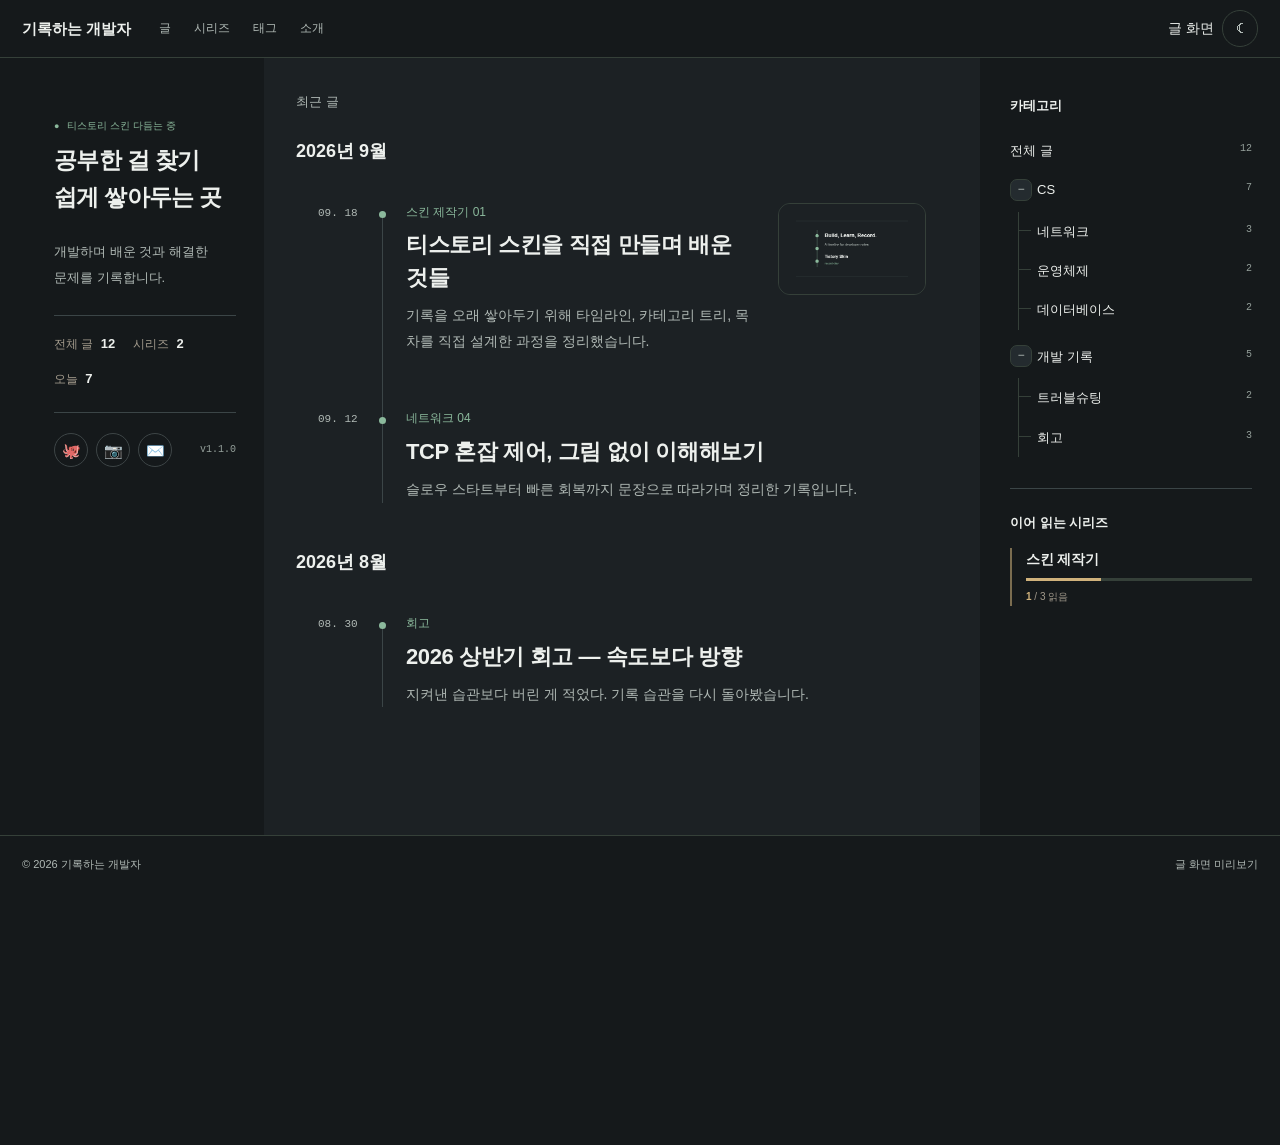
<file: index.html>
<!doctype html>
<html lang="ko"><head><meta charset="utf-8"><meta name="viewport" content="width=device-width,initial-scale=1"><meta http-equiv="refresh" content="0;url=./preview/"><title>Record Dev 스킨 미리보기</title></head>
<body><p><a href="./preview/">스킨 미리보기로 이동</a></p></body></html>
</file>
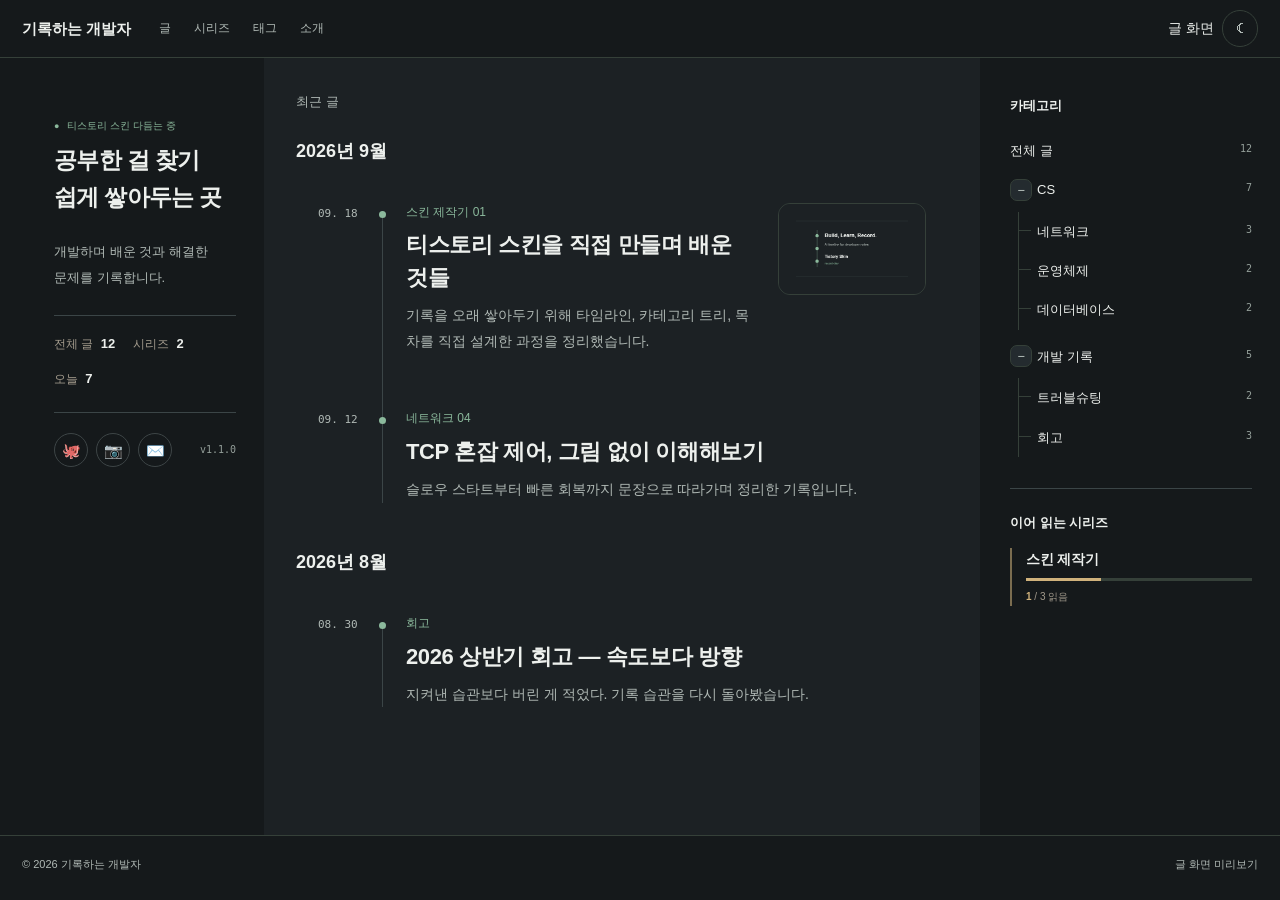
<file: preview/index.html>
<!doctype html>
<html lang="ko" data-theme="dark"><head><meta charset="utf-8"><meta name="viewport" content="width=device-width,initial-scale=1"><title>기록하는 개발자 — 홈 미리보기</title><link rel="stylesheet" href="../style.css"><script defer src="./preview.js"></script></head>
<body id="tt-body-index">
  <header class="topbar"><a class="brand" href="./">기록하는 개발자</a><nav class="top-nav"><a href="./">글</a><a href="#series">시리즈</a><a href="#">태그</a><a href="#">소개</a></nav><div class="top-actions"><a class="preview-link" href="./article.html">글 화면</a><button type="button" data-theme-toggle>☾</button><button type="button" class="mobile-menu">메뉴</button></div></header>
  <div class="layout">
    <section class="home-intro"><span class="status-pill"><span>●</span> 티스토리 스킨 다듬는 중</span><h1>공부한 걸 찾기 쉽게 쌓아두는 곳</h1><p>개발하며 배운 것과 해결한 문제를 기록합니다.</p><div class="stats"><span>전체 글 <b>12</b></span><span>시리즈 <b>2</b></span><span>오늘 <b>7</b></span></div><div class="home-links"><nav class="social-links" aria-label="외부 링크"><a href="https://github.com/rudeore-098" target="_blank" rel="noopener noreferrer" aria-label="GitHub" title="GitHub">🐙</a><a href="#" aria-label="Instagram" title="Instagram">📷</a><a href="#" aria-label="이메일" title="이메일">✉️</a></nav><span class="skin-version">v1.1.0</span></div></section>
    <main id="main"><section class="listing"><div class="section-line list-toolbar"><h2 class="home-list-title">최근 글</h2></div><div class="post-list">
      <h2 class="timeline-month">2026년 9월</h2>
      <article class="post-row" data-post-url="./article.html" tabindex="0" role="link"><time>09. 18</time><div class="post-copy"><div class="post-title-line"><a class="post-link" href="./article.html">티스토리 스킨을 직접 만들며 배운 것들</a><span class="post-badge">스킨 제작기 01</span></div><p>기록을 오래 쌓아두기 위해 타임라인, 카테고리 트리, 목차를 직접 설계한 과정을 정리했습니다.</p></div><a class="post-thumb" href="./article.html" tabindex="-1" aria-hidden="true"><img src="../images/tistory-skin-making-cover.png" alt=""></a></article>
      <article class="post-row" data-post-url="./article.html" tabindex="0" role="link"><time>09. 12</time><div class="post-copy"><div class="post-title-line"><a class="post-link" href="./article.html">TCP 혼잡 제어, 그림 없이 이해해보기</a><span class="post-badge">네트워크 04</span></div><p>슬로우 스타트부터 빠른 회복까지 문장으로 따라가며 정리한 기록입니다.</p></div></article>
      <h2 class="timeline-month">2026년 8월</h2><article class="post-row" data-post-url="./article.html" tabindex="0" role="link"><time>08. 30</time><div class="post-copy"><div class="post-title-line"><a class="post-link" href="./article.html">2026 상반기 회고 — 속도보다 방향</a><span class="post-badge">회고</span></div><p>지켜낸 습관보다 버린 게 적었다. 기록 습관을 다시 돌아봤습니다.</p></div></article>
    </div></section></main>
    <aside class="rail is-preview-rail"><section class="rail-category"><h2 class="eyebrow">카테고리</h2><ul class="category_list">
      <li><a href="#">전체 글 <span class="c_cnt">12</span></a></li>
      <li class="category-branch is-open"><button class="category-toggle" type="button" aria-expanded="true">−</button><a href="#">CS <span class="c_cnt">7</span></a><ul class="sub_category_list"><li><a href="#">네트워크 <span class="c_cnt">3</span></a></li><li><a href="#">운영체제 <span class="c_cnt">2</span></a></li><li><a href="#">데이터베이스 <span class="c_cnt">2</span></a></li></ul></li>
      <li class="category-branch is-open"><button class="category-toggle" type="button" aria-expanded="true">−</button><a href="#">개발 기록 <span class="c_cnt">5</span></a><ul class="sub_category_list"><li><a href="#">트러블슈팅 <span class="c_cnt">2</span></a></li><li><a href="#">회고 <span class="c_cnt">3</span></a></li></ul></li>
    </ul></section><section id="series"><h2 class="eyebrow">이어 읽는 시리즈</h2><a class="series-card" href="#"><h3>스킨 제작기</h3><progress max="3" value="1"></progress><small><b>1</b> / 3 읽음</small></a></section></aside>
  </div><footer class="footer"><span>© 2026 기록하는 개발자</span><nav><a href="./article.html">글 화면 미리보기</a></nav></footer>
</body></html>
</file>
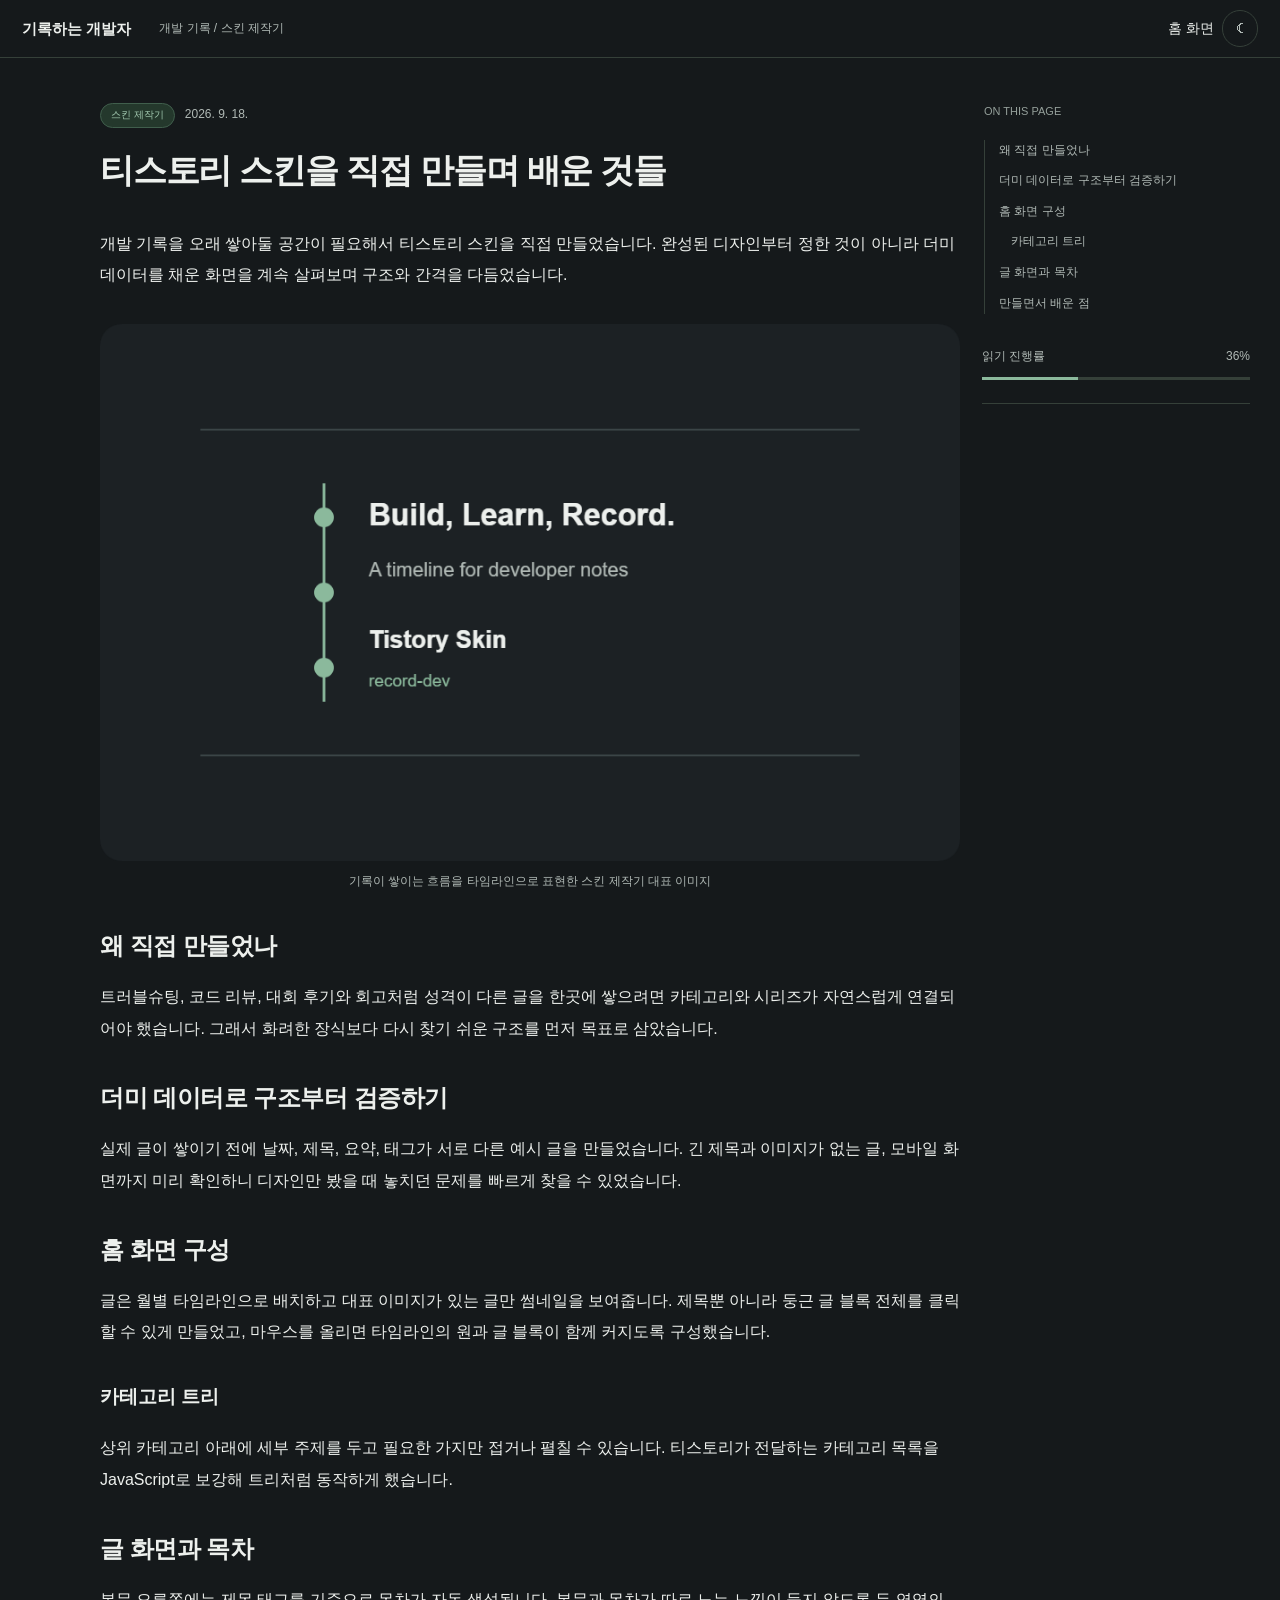
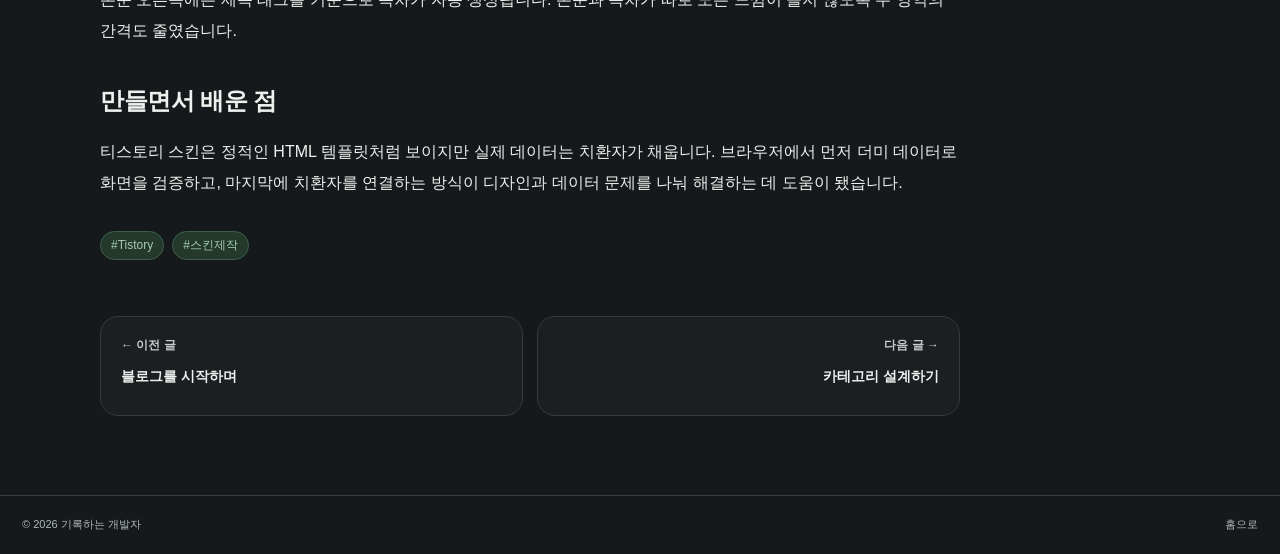
<file: preview/article.html>
<!doctype html>
<html lang="ko" data-theme="dark"><head><meta charset="utf-8"><meta name="viewport" content="width=device-width,initial-scale=1"><title>스킨 제작기 — 글 미리보기</title><link rel="stylesheet" href="../style.css"><script defer src="./preview.js"></script></head>
<body id="tt-body-page" class="has-entry">
  <header class="topbar"><a class="brand" href="./">기록하는 개발자</a><div class="breadcrumb">개발 기록 / 스킨 제작기</div><div class="top-actions"><a class="preview-link" href="./">홈 화면</a><button type="button" data-theme-toggle>☾</button></div></header>
  <div class="layout"><main id="main"><article class="entry"><header class="entry-header"><div class="entry-meta"><a class="post-badge" href="#">스킨 제작기</a><time>2026. 9. 18.</time></div><h1>티스토리 스킨을 직접 만들며 배운 것들</h1></header><div class="article-body">
    <p>개발 기록을 오래 쌓아둘 공간이 필요해서 티스토리 스킨을 직접 만들었습니다. 완성된 디자인부터 정한 것이 아니라 더미 데이터를 채운 화면을 계속 살펴보며 구조와 간격을 다듬었습니다.</p>
    <figure class="imageblock"><img src="../images/tistory-skin-making-cover.png" alt="Build, Learn, Record 문구와 타임라인으로 구성한 티스토리 스킨 대표 이미지"><figcaption>기록이 쌓이는 흐름을 타임라인으로 표현한 스킨 제작기 대표 이미지</figcaption></figure>
    <h2 id="why">왜 직접 만들었나</h2><p>트러블슈팅, 코드 리뷰, 대회 후기와 회고처럼 성격이 다른 글을 한곳에 쌓으려면 카테고리와 시리즈가 자연스럽게 연결되어야 했습니다. 그래서 화려한 장식보다 다시 찾기 쉬운 구조를 먼저 목표로 삼았습니다.</p>
    <h2 id="dummy">더미 데이터로 구조부터 검증하기</h2><p>실제 글이 쌓이기 전에 날짜, 제목, 요약, 태그가 서로 다른 예시 글을 만들었습니다. 긴 제목과 이미지가 없는 글, 모바일 화면까지 미리 확인하니 디자인만 봤을 때 놓치던 문제를 빠르게 찾을 수 있었습니다.</p>
    <h2 id="home">홈 화면 구성</h2><p>글은 월별 타임라인으로 배치하고 대표 이미지가 있는 글만 썸네일을 보여줍니다. 제목뿐 아니라 둥근 글 블록 전체를 클릭할 수 있게 만들었고, 마우스를 올리면 타임라인의 원과 글 블록이 함께 커지도록 구성했습니다.</p>
    <h3 id="tree">카테고리 트리</h3><p>상위 카테고리 아래에 세부 주제를 두고 필요한 가지만 접거나 펼칠 수 있습니다. 티스토리가 전달하는 카테고리 목록을 JavaScript로 보강해 트리처럼 동작하게 했습니다.</p>
    <h2 id="toc">글 화면과 목차</h2><p>본문 오른쪽에는 제목 태그를 기준으로 목차가 자동 생성됩니다. 본문과 목차가 따로 노는 느낌이 들지 않도록 두 영역의 간격도 줄였습니다.</p>
    <h2 id="learned">만들면서 배운 점</h2><p>티스토리 스킨은 정적인 HTML 템플릿처럼 보이지만 실제 데이터는 치환자가 채웁니다. 브라우저에서 먼저 더미 데이터로 화면을 검증하고, 마지막에 치환자를 연결하는 방식이 디자인과 데이터 문제를 나눠 해결하는 데 도움이 됐습니다.</p>
  </div><div class="entry-tags"><a href="#">#Tistory</a><a href="#">#스킨제작</a></div><nav class="post-neighbors"><a href="#"><small>← 이전 글</small><span>블로그를 시작하며</span></a><a href="#"><small>다음 글 →</small><span>카테고리 설계하기</span></a></nav></article></main>
  <aside class="reading-rail"><nav class="toc"><h2 class="eyebrow">ON THIS PAGE</h2><ol><li><a href="#why">왜 직접 만들었나</a></li><li><a href="#dummy">더미 데이터로 구조부터 검증하기</a></li><li><a href="#home">홈 화면 구성</a></li><li class="depth-3"><a href="#tree">카테고리 트리</a></li><li><a href="#toc">글 화면과 목차</a></li><li><a href="#learned">만들면서 배운 점</a></li></ol></nav><div class="reading-meter"><div><span>읽기 진행률</span><span>36%</span></div><progress max="100" value="36"></progress></div></aside></div>
  <footer class="footer"><span>© 2026 기록하는 개발자</span><nav><a href="./">홈으로</a></nav></footer>
</body></html>
</file>
<file: style.css>
/* Record Dev — built for the supplied screenshots, without prior skin styles. */
:root{color-scheme:dark;--bg:#0c0f11;--panel:#14181b;--code:#090c0e;--text:#edf1f7;--muted:#8190a4;--subtle:#526174;--line:#1c2328;--green:#45ce58;--green-bg:#102718;--active:#dce1e8;--active-text:#17212b;--header:58px;--rail:236px;--mono:Consolas,'SFMono-Regular',monospace}
html[data-theme=light]{color-scheme:light;--bg:#f9faf9;--panel:#eff2f0;--code:#edf1ee;--text:#14201b;--muted:#556b60;--subtle:#728079;--line:#dde4df;--green:#228533;--green-bg:#e2f2e5;--active:#1e3025;--active-text:#fff}
*{box-sizing:border-box}html{scroll-behavior:smooth}body{margin:0;background:var(--bg);color:var(--text);font-family:-apple-system,BlinkMacSystemFont,'Segoe UI','Malgun Gothic',sans-serif;font-size:14px;line-height:1.8;overflow-wrap:anywhere}a{color:inherit;text-decoration:none}a:hover{color:var(--green)}button,input{font:inherit}button{cursor:pointer}button,a,input{touch-action:manipulation}button{border:1px solid var(--line);border-radius:5px;background:transparent;color:var(--muted);padding:6px 11px}button:hover{color:var(--text);background:var(--panel)}:focus-visible{outline:2px solid var(--green);outline-offset:4px}[hidden]{display:none!important}img{max-width:100%;height:auto}h1,h2,h3,p{margin-top:0}h1,h2,h3{color:var(--text)}h1{font-size:32px;line-height:1.5;letter-spacing:-1.2px}h2{font-size:17px;line-height:1.5}.muted{color:var(--muted)}.green{color:var(--green)}.eyebrow{font:10px/1.6 var(--mono);letter-spacing:3px;color:var(--subtle);font-weight:400;margin:0 0 19px}.sr-only{position:absolute;width:1px;height:1px;overflow:hidden;clip:rect(0,0,0,0);white-space:nowrap}.skip{position:absolute;top:-90px;left:20px;padding:10px;background:var(--green);color:var(--bg);z-index:100}.skip:focus{top:0}kbd{font:10px var(--mono);background:var(--panel);color:var(--muted);padding:2px 5px;border-radius:3px}progress{appearance:none;width:100%;height:3px;border:0;background:var(--line);display:block}progress::-webkit-progress-bar{background:var(--line)}progress::-webkit-progress-value{background:var(--green)}progress::-moz-progress-bar{background:var(--green)}
.topbar{height:var(--header);display:flex;align-items:center;gap:28px;padding:0 22px;border-bottom:1px solid var(--line);background:var(--bg);position:sticky;top:0;z-index:30}.brand{font-size:15px;font-weight:700;white-space:nowrap}.top-nav{display:flex;gap:23px;font-size:12px;color:var(--muted)}.top-actions{margin-left:auto;display:flex;align-items:center;gap:9px}.top-actions button{padding:4px 9px;font-size:12px}.top-actions kbd{margin-left:7px}.mobile-menu{display:none}.breadcrumb{font-size:12px;color:var(--muted)}.breadcrumb a{margin-right:10px}.top-progress{height:2px;position:fixed;top:0;left:0;width:0;background:var(--green);z-index:50;pointer-events:none}
.layout{max-width:1560px;margin:auto;display:grid;grid-template-columns:var(--rail) minmax(0,1fr);min-height:calc(100vh - 123px)}.rail{border-right:1px solid var(--line);padding:25px 23px;position:sticky;top:var(--header);align-self:start;max-height:calc(100dvh - var(--header));overflow:auto}.rail section+section{border-top:1px solid var(--line);margin-top:23px;padding-top:23px}.series-nav-link{display:flex;align-items:center;justify-content:space-between;gap:10px;padding:8px 0;font-size:13px}.series-nav-link small{font:10px var(--mono);color:var(--subtle)}.rail-category ul{list-style:none;padding:0;margin:0}.rail-category a{display:block;padding:8px 0;font-size:13px}.rail-category .c_cnt{float:right;color:var(--subtle);font:10px/2 var(--mono)}.rail-category .sub_category_list{padding-left:12px}.rail-category .link_tit{display:none}.rail .resume{margin-top:30px;background:var(--panel);border-radius:7px;padding:16px;display:block;font-size:12px}.resume small{display:block;color:var(--muted);font-size:11px;margin:7px 0 12px}.no-series{font-size:12px}#main{min-width:0;padding:0 42px 44px}.home-intro{padding:52px 0 36px;border-bottom:1px solid var(--line)}.status-pill{display:inline-block;background:var(--green-bg);color:var(--green);border-radius:20px;font-size:11px;padding:4px 12px;margin-bottom:23px}.status-pill span{font-size:9px;margin-right:5px}.home-intro h1{font-size:39px;line-height:1.4;margin:0 0 15px;letter-spacing:-1.8px}.home-intro>p{font-size:14px;color:var(--muted);margin:0 0 25px}.stats{display:flex;gap:25px;font:11px var(--mono);color:var(--subtle)}.stats b{font:600 15px var(--mono);color:var(--text);margin-right:5px}.stats b.green{color:var(--green)}.series-section{padding:32px 0;border-bottom:1px solid var(--line);scroll-margin-top:80px}.section-line{display:flex;justify-content:space-between;align-items:center;gap:16px;margin-bottom:18px}.section-line h2{margin:0}.section-line>button{border:0;color:var(--green);font:10px var(--mono)}.series-grid{display:grid;grid-template-columns:repeat(3,minmax(0,1fr));gap:14px}.series-card{display:block;padding:19px;border:1px solid var(--line);border-radius:7px}.series-card:hover{border-color:var(--green)}.series-card .eyebrow{margin-bottom:12px;font-size:9px}.series-card h3{font-size:15px;line-height:1.6;margin:0 0 13px}.series-card small{display:block;margin-top:12px;color:var(--muted);font-size:11px}.series-card small b{color:var(--green);font-weight:400}.listing{padding-top:31px}.category-filters{display:flex;flex-wrap:wrap;gap:6px;align-items:center;margin-left:auto}.category-filters a{font-size:11px;padding:4px 10px;border-radius:4px;color:var(--muted)}.category-filters .active{background:var(--active);color:var(--active-text)}.sort-controls{display:flex;gap:7px;margin-left:auto}.sort-controls button{font-size:11px;padding:4px 9px}.sort-controls [aria-pressed=true]{background:var(--active);color:var(--active-text);border-color:var(--active)}.post-row{display:grid;grid-template-columns:84px minmax(0,1fr) 35px;gap:18px;padding:22px 0;border-bottom:1px solid var(--line);align-items:start}.post-row time{padding-top:3px;font:10px/1.8 var(--mono);color:var(--subtle)}.post-title-line{display:flex;align-items:baseline;gap:9px;flex-wrap:wrap}.post-link{font-weight:650;font-size:16px;line-height:1.5}.post-copy p{font-size:12px;color:var(--muted);margin:8px 0 0;display:-webkit-box;-webkit-box-orient:vertical;-webkit-line-clamp:1;overflow:hidden}.post-badge{font-size:10px;font-weight:400;padding:1px 5px;line-height:1.8;border:1px solid color-mix(in srgb,var(--green) 24%,transparent);border-radius:3px;background:var(--green-bg);color:var(--green)}.read-time{font:11px/1.8 var(--mono);color:var(--muted);text-align:right;padding-top:4px}.load-more-wrap{text-align:center;margin-top:35px}.load-more-wrap button{font-size:12px;padding:9px 27px;color:var(--text)}.load-more-wrap [role=status]{display:block;font-size:12px;color:var(--muted);margin-top:8px}.category-header{padding:32px 0 26px;border-bottom:1px solid var(--line);margin:0 0 18px}.category-header h1{font-size:29px;margin:0 0 8px}.category-header .eyebrow{margin-bottom:12px}.category-header>p:not(.eyebrow){color:var(--muted);font-size:13px;margin:0}.result-count{font-size:11px;color:var(--subtle)}.pagination{display:flex;justify-content:center;gap:15px;font:11px var(--mono);margin:30px 0 0}.pagination>span{display:flex;gap:7px;flex-wrap:wrap}.pagination a{min-width:28px;padding:5px 8px;text-align:center;display:inline-block;border-radius:4px}.pagination .selected{display:inline-block;color:var(--bg);background:var(--green);padding:4px 8px;border-radius:4px}.pagination .no-more-prev,.pagination .no-more-next{display:none}.popular-info{font-size:11px;margin-top:15px}.empty{font-size:13px;color:var(--muted);padding:24px 0}
body:not(#tt-body-index) .home-intro,body:not(#tt-body-index) .series-section,body:not(#tt-body-index) .rail{display:none}body:not(#tt-body-index) .layout{display:block;max-width:1200px}body:not(#tt-body-index) #main{padding:0 40px 44px}body:not(#tt-body-index) .home-list-title,body:not(#tt-body-index) .category-filters{display:none}#tt-body-index .category-header,#tt-body-index .sort-controls{display:none}body:not(#tt-body-index) .listing{padding-top:0}.index-fallback{margin-top:15px}.has-listing .index-fallback{display:none}
.has-entry .layout{display:grid!important;grid-template-columns:minmax(0,800px) 244px;gap:48px;max-width:1240px;padding:0 40px}.has-entry #main{padding:45px 0 55px!important}.has-entry .top-nav{display:none}.entry-header{margin-bottom:32px}.entry-meta{display:flex;gap:10px;align-items:center;flex-wrap:wrap;color:var(--muted);font-size:12px}.entry-header h1{font-size:34px;line-height:1.5;margin:17px 0 0}.article-body{font-size:16px;line-height:1.95;color:var(--text);min-width:0}.article-body p{margin:1.1em 0}.article-body h2{font-size:24px;line-height:1.5;margin:36px 0 16px;scroll-margin-top:90px;letter-spacing:-.5px}.article-body h3{font-size:19px;margin:30px 0 12px;scroll-margin-top:90px}.article-body a{color:var(--green);text-decoration:underline;text-underline-offset:3px}.article-body blockquote{border-left:2px solid var(--green);padding:5px 20px;margin:25px 0;background:var(--panel);color:var(--muted)}.article-body img{border-radius:6px}.article-body figure{margin:25px 0}.article-body figcaption{color:var(--muted);font-size:12px;text-align:center}.article-body iframe{max-width:100%}.article-body table{display:block;overflow-x:auto;border-collapse:collapse;max-width:100%;font-size:14px}.article-body td,.article-body th{border:1px solid var(--line);padding:9px 13px}.article-body th{background:var(--panel)}.article-body hr{border:0;border-top:1px solid var(--line);margin:30px 0}.article-body ul,.article-body ol{padding-left:24px}.article-body code{font-family:var(--mono)}.article-body :not(pre)>code{font-size:.88em;padding:2px 5px;background:var(--panel);color:var(--green);border-radius:3px}.article-body pre{margin:25px 0;padding:20px;background:var(--code);color:var(--text);font:13px/1.9 var(--mono);white-space:pre;overflow-x:auto;max-width:100%;border:1px solid var(--line);border-radius:7px;tab-size:2}.article-body pre code{display:block;background:transparent;padding:0;color:inherit}.code-shell{border:1px solid var(--line);border-radius:7px;overflow:hidden;margin:26px 0;background:var(--code)}.code-shell pre{margin:0;border:0;border-radius:0}.code-bar{display:flex;align-items:center;gap:5px;background:var(--panel);padding:0 12px;min-height:43px}.code-bar button{font:10px var(--mono);border:0;border-radius:0;padding:14px 10px;white-space:nowrap}.code-bar .code-tab[aria-selected=true]{color:var(--text);border-bottom:2px solid var(--green)}.code-bar .copy-code{margin-left:auto;font-size:9px;padding:4px 7px;background:var(--bg);border-radius:3px}.code-bar{overflow-x:auto}.code-shell .tok-comment{color:var(--subtle)}.code-shell .tok-string{color:#bcba83}.code-shell .tok-keyword{color:#a0b8f7}.code-shell .tok-number{color:#70cfa0}.article-body .note-summary{border-left:2px solid var(--green);background:var(--panel);padding:18px 20px;margin:25px 0}.article-body mark{color:inherit;background:color-mix(in srgb,var(--green) 22%,transparent)}.article-body .note-summary p{margin:0}.article-body .note-title{font-size:12px;color:var(--green);margin-bottom:6px}.entry-tags{display:flex;gap:8px;flex-wrap:wrap;margin:32px 0;font-size:12px;color:var(--green)}.post-neighbors{display:grid;grid-template-columns:1fr 1fr;gap:18px;padding:26px 0;border-top:1px solid var(--line);border-bottom:1px solid var(--line)}.post-neighbors a{display:flex;flex-direction:column;font-size:14px}.post-neighbors small{color:var(--muted);font-size:11px}.post-neighbors a:last-child{text-align:right}.comments{margin-top:30px}.reading-rail{padding-top:48px;position:sticky;top:var(--header);max-height:calc(100dvh - var(--header));overflow:auto;align-self:start}.toc ol{list-style:none;margin:0;padding:0 0 0 14px;border-left:1px solid var(--line);font-size:12px}.toc li{margin:9px 0}.toc a{color:var(--muted)}.toc a[aria-current=true]{color:var(--green)}.toc .depth-3{padding-left:12px}.reading-meter{margin:32px 0;padding-bottom:23px;border-bottom:1px solid var(--line)}.reading-meter>div{display:flex;justify-content:space-between;font-size:12px;color:var(--muted);margin-bottom:9px}.reading-meter [data-progress-label]{color:var(--green);font:10px var(--mono)}.shortcuts p{display:flex;justify-content:space-between;font-size:12px;color:var(--muted);margin:8px 0}.footer{border-top:1px solid var(--line);display:flex;justify-content:space-between;gap:16px;padding:19px 22px;font-size:11px;color:var(--muted)}.footer nav{display:flex;gap:16px;align-items:center}.footer button{font-size:11px;border:0;padding:0}.tag-page,.guest-page,.protected{padding:45px 0}.tag-page h1{margin:0 0 7px}.tag-page .muted{font-size:13px}.tag-cloud{display:flex;align-items:baseline;gap:10px;flex-wrap:wrap;border-top:1px solid var(--line);padding-top:27px;margin-top:25px}.tag-cloud a{font-size:13px;color:var(--muted)}.tag-cloud .cloud1{font-size:22px;color:var(--green);font-weight:650}.tag-cloud .cloud2{font-size:18px;color:var(--text)}.protected input{padding:8px 12px;background:var(--panel);border:1px solid var(--line);border-radius:5px;color:var(--text);margin:8px;max-width:100%}
dialog{color:var(--text);background:var(--bg);border:1px solid var(--line);border-radius:9px;width:min(760px,calc(100% - 32px));max-height:80dvh;padding:24px;margin:12vh auto;box-shadow:0 30px 90px #0008}dialog::backdrop{background:#000a;backdrop-filter:blur(3px)}.search-dialog-head{display:flex;justify-content:space-between;align-items:center;margin-bottom:16px}.search-dialog-head h2{margin:0}.search-dialog-head button{font:10px var(--mono);padding:3px 7px}.search-form{display:flex;border:1px solid var(--line);background:var(--panel);border-radius:6px;overflow:hidden}.search-form:focus-within{border-color:var(--green)}.search-form input{min-width:0;flex:1;border:0;background:transparent;color:var(--text);padding:12px;outline:none;font-size:16px}.search-form button{border:0;font-size:12px}.search-status{font-size:12px;margin:14px 0}.search-results .search-hit{display:block;border-top:1px solid var(--line);padding:17px 0}.search-hit strong{font-size:14px}.search-hit p{font-size:12px;color:var(--muted);margin:4px 0}.search-hit mark{background:var(--green-bg);color:var(--green)}.all-results{display:block;font-size:12px;color:var(--green);margin-top:15px}
.code-bar-wrap{display:flex;background:var(--panel);align-items:center;gap:8px;padding-right:12px}.code-bar-wrap .code-bar{min-width:0;flex:1}.code-bar-wrap .copy-code{flex-shrink:0;font:9px var(--mono);padding:4px 7px;border:0;border-radius:3px;background:var(--bg);color:var(--muted)}
@media(min-width:1500px){.topbar{padding-left:max(22px,calc((100vw - 1516px)/2))}}
@media(max-width:1000px){:root{--rail:200px}.rail{padding:24px 16px}#main{padding-left:26px;padding-right:26px}.home-intro h1{font-size:31px}.has-entry .layout{grid-template-columns:minmax(0,1fr) 200px;gap:30px;padding:0 28px}.series-grid{gap:9px}.series-card{padding:14px}.post-row{grid-template-columns:72px minmax(0,1fr) 30px;gap:12px}.home-intro{padding-top:40px}}
@media(max-width:760px){:root{--header:56px}.topbar{padding:0 16px;gap:14px}.brand{font-size:14px;max-width:180px;overflow:hidden;text-overflow:ellipsis}.top-nav{gap:12px;font-size:11px}.top-actions kbd{display:none}.mobile-menu{display:block}.layout{display:block}.rail{display:none;position:fixed;top:var(--header);bottom:0;left:0;z-index:25;width:240px;background:var(--bg);box-shadow:30px 0 80px #0007}.rail.is-open{display:block!important}#main,body:not(#tt-body-index) #main{padding:0 20px 38px}.home-intro h1{font-size:29px}.home-intro{padding:35px 0 28px}.home-intro>p{font-size:13px}.series-section{padding:25px 0}.series-grid{grid-template-columns:1fr}.series-card{padding:18px}.series-card h3{margin-bottom:12px}.category-filters{gap:2px}.section-line{flex-wrap:wrap}.category-filters a{padding:4px 7px}.post-row{grid-template-columns:minmax(0,1fr) 28px;gap:7px 10px;padding:20px 0}.post-row time{grid-column:1;grid-row:1}.post-copy{grid-column:1;grid-row:2}.read-time{grid-column:2;grid-row:1/3}.post-link{font-size:15px}.post-copy p{-webkit-line-clamp:2;font-size:12px}.has-entry .layout{display:flex!important;flex-direction:column;gap:0;padding:0 20px}.has-entry #main{padding:0 0 30px!important}.reading-rail{position:static;order:-1;padding:22px 0;max-height:none}.toc{border-bottom:1px solid var(--line);padding-bottom:16px}.toc .eyebrow{margin-bottom:10px}.toc ol{columns:2;font-size:11px}.reading-meter{margin:15px 0 0;border:0;padding:0}.shortcuts{display:none}.entry-header{padding-top:20px}.entry-header h1{font-size:28px}.article-body{font-size:15px}.article-body h2{font-size:21px}.breadcrumb{display:none!important}.has-entry .mobile-menu{display:none}.footer{flex-wrap:wrap;padding:18px 20px;font-size:10px}.footer nav{gap:13px}.stats{gap:20px}.tag-page,.guest-page{padding-top:30px}}
@media(max-width:440px){.top-nav a:nth-child(n+3){display:none}.top-actions{gap:5px}.top-actions button{padding:4px 7px;font-size:10px}.topbar{gap:10px}.top-nav{gap:10px}.brand{max-width:140px;font-size:12px}.home-intro h1{font-size:26px}.category-filters{width:100%;margin-left:0}.post-neighbors{grid-template-columns:1fr}.post-neighbors a:last-child{text-align:left}.toc ol{columns:1}}
.rail-mobile-links{display:none}@media(max-width:760px){.rail-mobile-links{display:flex;gap:16px;font-size:12px;padding-bottom:20px;margin-bottom:22px;border-bottom:1px solid var(--line)}}
/* Green accents and natural, untracked section labels. */
:root{--green:#45ce58;--green-bg:#102718;--badge-text:#73df83;--badge-bg:#102718;--badge-border:#244b2b}
html[data-theme=light]{--green:#228533;--green-bg:#e2f2e5;--badge-text:#236f30;--badge-bg:#e2f2e5;--badge-border:#bfdec5}
.eyebrow{letter-spacing:0;font-family:inherit;font-size:11px}
.series-card .eyebrow{font-size:10px}
.stats b,.series-nav-link small,.rail-category .c_cnt{color:var(--green)}
.post-badge{display:inline-flex;align-items:center;padding:3px 10px;line-height:1.65;border-radius:999px;border:1px solid var(--badge-border);background:var(--badge-bg);color:var(--badge-text);white-space:nowrap}
a.post-badge:hover{color:var(--badge-text);border-color:var(--badge-text)}
.entry-tags a{display:inline-flex;align-items:center;padding:3px 10px;border:1px solid var(--badge-border);border-radius:999px;background:var(--badge-bg);color:var(--badge-text)}
/* Neutral previous/next navigation cards in both themes. */
.post-neighbors{border:0;padding:24px 0;gap:14px}
.post-neighbors a{--nav-bg:#1c1e21;--nav-border:#36393e;--nav-label:#c6c9ce;--nav-hover:#292c30;min-width:0;min-height:100px;padding:18px 20px;border:1px solid var(--nav-border);border-radius:12px;background:var(--nav-bg);color:var(--text);gap:8px;transition:background .18s,border-color .18s}
.post-neighbors a[data-next]{text-align:right}
.post-neighbors a[data-prev]{text-align:left}
.post-neighbors small{color:var(--nav-label);font-size:12px;font-weight:650}
.post-neighbors a span{font-weight:600;line-height:1.6}
.post-neighbors a:hover{background:var(--nav-hover);border-color:var(--nav-label);color:var(--text)}
html[data-theme=light] .post-neighbors a{--nav-bg:#f2f3f4;--nav-border:#d8dadd;--nav-label:#555b63;--nav-hover:#e6e8eb}
/* Home: separate content cards on a quiet tinted canvas. */
#tt-body-index{--home-canvas:#0c0f11;--home-card:#151a1e;--home-border:#283139;--home-shadow:0 2px 8px #0001;background:var(--home-canvas)}
html[data-theme=light] #tt-body-index{--home-canvas:#f0f2f5;--home-card:#fff;--home-border:#dfe3e8;--home-shadow:0 2px 8px #18253604;background:var(--home-canvas)}
#tt-body-index .topbar,#tt-body-index .footer{background:var(--home-card)}
#tt-body-index .layout{gap:26px;padding:28px 28px 0}
#tt-body-index #main{padding:0 0 44px;background:transparent}
#tt-body-index .rail{padding:0;border:0;background:transparent;top:calc(var(--header) + 28px);max-height:calc(100dvh - var(--header) - 44px)}
#tt-body-index .rail section{padding:20px;background:var(--home-card);border:1px solid var(--home-border);border-radius:12px;box-shadow:var(--home-shadow)}
#tt-body-index .rail section+section{margin-top:16px}
#tt-body-index .home-intro{padding:30px 32px;background:var(--home-card);border:1px solid var(--home-border);border-radius:14px;box-shadow:var(--home-shadow)}
#tt-body-index .home-intro h1{font-size:34px}
#tt-body-index .series-section{padding:28px 0 0;border:0}
#tt-body-index .series-card{background:var(--home-card);border-color:var(--home-border);border-radius:12px;box-shadow:var(--home-shadow)}
#tt-body-index .series-card:hover{border-color:var(--green)}
#tt-body-index .listing{padding-top:28px}
#tt-body-index .post-row{background:var(--home-card);border:1px solid var(--home-border);border-radius:12px;padding:23px 24px;margin-bottom:12px;box-shadow:var(--home-shadow)}
#tt-body-index .post-row:hover{border-color:var(--green)}
#tt-body-index .post-copy p{-webkit-line-clamp:2}
#tt-body-index .load-more-wrap button{background:var(--home-card);border-color:var(--home-border);border-radius:8px}
@media(max-width:1000px) and (min-width:761px){#tt-body-index .layout{gap:20px;padding:24px 20px 0;grid-template-columns:210px minmax(0,1fr)}#tt-body-index .series-grid{grid-template-columns:1fr}}
@media(max-width:760px){#tt-body-index .layout{padding:20px 16px 0}#tt-body-index .rail{padding:16px;top:var(--header);max-height:calc(100dvh - var(--header));background:var(--home-canvas)}#tt-body-index .home-intro{padding:24px 20px}#tt-body-index .home-intro h1{font-size:28px}#tt-body-index .post-row{padding:18px}#tt-body-index .rail-mobile-links{padding:12px 4px}}
/* Timeline home: open margins, a continuous reading column, no card grid. */
#tt-body-index .layout{max-width:1480px;grid-template-columns:190px minmax(0,1fr) 220px;gap:0;padding:0 28px;align-items:start}
#tt-body-index .home-intro{grid-column:1;grid-row:1;padding:54px 24px 40px 0;border:0;border-radius:0;box-shadow:none;background:transparent;position:sticky;top:var(--header)}
#tt-body-index .home-intro h1{font-size:23px;line-height:1.65;letter-spacing:-.7px;margin-bottom:22px;font-weight:600}
#tt-body-index .home-intro>p{font-size:13px;line-height:1.95;word-break:keep-all}
#tt-body-index .status-pill{padding:0;background:transparent;font-size:10px;margin-bottom:20px}
#tt-body-index .stats{flex-wrap:wrap;gap:12px;font-size:10px;padding-top:20px;border-top:1px solid var(--home-border)}
#tt-body-index #main{grid-column:2;grid-row:1;min-height:calc(100vh - 123px);padding:34px 32px 48px;background:var(--home-card)}
#tt-body-index .rail{grid-column:3;grid-row:1;display:flex;flex-direction:column;padding:38px 0 28px 26px;background:transparent;top:var(--header);max-height:calc(100dvh - var(--header));border:0}
#tt-body-index .rail section{background:transparent;border:0;border-radius:0;box-shadow:none;padding:0}
#tt-body-index .rail section+section{border-top:1px solid var(--home-border);padding-top:24px;margin-top:24px}
#tt-body-index .rail h2{font-family:inherit;font-size:13px;font-weight:650;color:var(--text);margin-bottom:14px}
#tt-body-index .rail-category .c_cnt,#tt-body-index .series-nav-link small{color:var(--subtle)}
#tt-body-index .rail .series-section{margin-top:26px;padding-top:24px;border-top:1px solid var(--home-border)}
#tt-body-index .series-grid{grid-template-columns:1fr;gap:18px}
#tt-body-index .series-card{padding:0;border:0;border-radius:0;background:transparent;box-shadow:none}
#tt-body-index .series-card .eyebrow{display:none}
#tt-body-index .series-card h3{font-size:12px;font-weight:500;margin-bottom:8px}
#tt-body-index .series-card small{margin-top:7px;font-size:10px}
#tt-body-index .listing{padding-top:0}
#tt-body-index .list-toolbar{margin-bottom:26px}
#tt-body-index .home-list-title{font-size:13px;color:var(--muted);font-weight:500}
#tt-body-index .category-filters{display:none}
#tt-body-index .timeline-month{font-size:15px;margin:26px 0 18px;letter-spacing:0}
#tt-body-index .post-row{position:relative;grid-template-columns:58px minmax(0,1fr);gap:20px;padding:0 0 34px;margin:0;border:0;border-radius:0;box-shadow:none;background:transparent}
#tt-body-index .post-row:before{content:'';position:absolute;left:64px;top:8px;bottom:-8px;border-left:1px solid var(--home-border)}
#tt-body-index .post-row:after{content:'';position:absolute;left:61px;top:8px;width:7px;height:7px;border-radius:50%;background:var(--green)}
#tt-body-index .post-row time{font-size:11px;color:var(--muted);padding-top:1px}
#tt-body-index .post-copy{padding-left:10px}
#tt-body-index .post-title-line{flex-direction:column;align-items:flex-start;gap:6px}
#tt-body-index .post-badge{order:-1;padding:0;border:0;border-radius:0;background:transparent;color:var(--green);font-size:11px}
#tt-body-index .post-link{font-size:16px;font-weight:650;line-height:1.65}
#tt-body-index .post-copy p{font-size:13px;line-height:1.85;margin-top:9px;-webkit-line-clamp:2}
#tt-body-index .read-time{grid-column:2;text-align:left;padding:0 0 0 10px;margin-top:-13px;font-size:10px}
#tt-body-index .read-time:empty{display:none}
@media(max-width:1100px) and (min-width:761px){#tt-body-index .layout{grid-template-columns:minmax(0,1fr) 210px;padding:0 24px}#tt-body-index .home-intro{grid-column:1/-1;grid-row:1;position:static;padding:28px 0}#tt-body-index .home-intro h1{font-size:26px;margin-bottom:10px}#tt-body-index .home-intro>p{margin-bottom:10px}#tt-body-index .stats{border:0;padding:0}#tt-body-index #main,#tt-body-index .rail{grid-row:2}#tt-body-index #main{grid-column:1}#tt-body-index .rail{grid-column:2}}
@media(max-width:760px){#tt-body-index .layout{display:block;padding:0}#tt-body-index .home-intro{position:static;padding:26px 20px}#tt-body-index .home-intro h1{font-size:25px;line-height:1.5;margin-bottom:12px}#tt-body-index .home-intro>p{margin-bottom:16px}#tt-body-index .stats{border:0;padding:0}#tt-body-index #main{padding:24px 18px 36px}#tt-body-index .rail{display:none;padding:24px;left:auto;right:0;width:270px;background:var(--home-canvas)}#tt-body-index .rail.is-open{display:flex!important}#tt-body-index .post-row{grid-template-columns:43px minmax(0,1fr);gap:15px;padding:0 0 28px}#tt-body-index .post-row:before{left:49px}#tt-body-index .post-row:after{left:46px}#tt-body-index .post-copy{grid-column:2;grid-row:1}#tt-body-index .read-time{grid-column:2;grid-row:2}#tt-body-index .post-link{font-size:15px}#tt-body-index .post-row time{font-size:10px}#tt-body-index .timeline-month{margin-top:20px}}
/* Selected pair: 06 Neutral Ink (light), 08 Graphite Green (dark). */
:root{--bg:#15191b;--panel:#242b2f;--code:#121719;--text:#edf0ed;--muted:#b0b9b5;--subtle:#949f9a;--line:#354039;--green:#8bb99c;--green-bg:#24382c;--badge-text:#a4cbb2;--badge-bg:#24382c;--badge-border:#405e4c;--active:#dce5df;--active-text:#19221d}
html[data-theme=light]{--bg:#f1f2f3;--panel:#e9ecef;--code:#f5f6f7;--text:#20262d;--muted:#596570;--subtle:#68747f;--line:#dce1e5;--green:#53616c;--green-bg:#e9edf0;--badge-text:#46545f;--badge-bg:#e9edf0;--badge-border:#ccd4da;--active:#3f4c57;--active-text:#fff}
#tt-body-index{--home-canvas:#15191b;--home-card:#1c2124;--home-border:#3b4547;--home-shadow:none}
html[data-theme=light] #tt-body-index{--home-canvas:#f1f2f3;--home-card:#fff;--home-border:#dce1e5;--home-shadow:none}
#tt-body-index .topbar,#tt-body-index .footer{background:var(--bg)}
html[data-theme=light] #tt-body-index .topbar,html[data-theme=light] #tt-body-index .footer{background:#fff}
#tt-body-index .home-intro h1{word-break:keep-all;font-weight:650}
#tt-body-index .timeline-month{font-size:18px;font-weight:650}
#tt-body-index .post-link{font-size:22px;line-height:1.5;font-weight:650;letter-spacing:-.4px;word-break:keep-all}
#tt-body-index .post-copy p{font-size:14px;line-height:1.8}
#tt-body-index .post-badge{font-size:12px}
#tt-body-index .read-time{font-size:11px}
html[data-theme=light] #tt-body-index .post-link{font-size:20px}
html[data-theme=light] #tt-body-index .post-row{row-gap:15px;padding-bottom:28px}
html[data-theme=light] #tt-body-index .post-copy p{-webkit-line-clamp:1;margin-top:7px}
html[data-theme=light] #tt-body-index .read-time{margin-top:-9px}
@media(max-width:760px){#tt-body-index .post-link,html[data-theme=light] #tt-body-index .post-link{font-size:17px}#tt-body-index .post-copy p{font-size:13px}html[data-theme=light] #tt-body-index .post-copy p{-webkit-line-clamp:2}}
/* Highlight the full timeline row, not only its title. */
#tt-body-index{--row-hover:#26332c}
html[data-theme=light] #tt-body-index{--row-hover:#f0f2f4}
#tt-body-index .post-row{cursor:pointer;transition:background-color .16s ease,box-shadow .2s ease;}
#tt-body-index .post-row>time,#tt-body-index .post-row>.post-copy,#tt-body-index .post-row>.post-thumb{transform:scale(1);transform-origin:left center;transition:transform .2s ease}
#tt-body-index .post-row>.post-thumb{transform-origin:right center}
#tt-body-index .post-row:focus-within,#tt-body-index .post-row:focus{background-color:var(--row-hover);box-shadow:0 10px 28px rgb(0 0 0 / 10%);outline:none}
#tt-body-index .post-row:focus-within>time,#tt-body-index .post-row:focus-within>.post-copy,#tt-body-index .post-row:focus-within>.post-thumb,#tt-body-index .post-row:focus>time,#tt-body-index .post-row:focus>.post-copy,#tt-body-index .post-row:focus>.post-thumb{transform:scale(1.012)}
#tt-body-index .post-row:focus-within .post-link{color:var(--green)}
@media(hover:hover){#tt-body-index .post-row:hover{background-color:var(--row-hover);box-shadow:0 10px 28px rgb(0 0 0 / 10%);z-index:2}#tt-body-index .post-row:hover>time,#tt-body-index .post-row:hover>.post-copy,#tt-body-index .post-row:hover>.post-thumb{transform:scale(1.012)}#tt-body-index .post-row:hover .post-link{color:var(--green)}}
@media(prefers-reduced-motion:reduce){#tt-body-index .post-row,#tt-body-index .post-row>time,#tt-body-index .post-row>.post-copy,#tt-body-index .post-row>.post-thumb{transition:none;transform:none!important}}
/* Give each timeline entry a rounded, comfortably padded hover area. */
#tt-body-index .post-row,
html[data-theme=light] #tt-body-index .post-row{padding:20px 22px;margin:0 0 14px;border-radius:14px;row-gap:12px}
#tt-body-index .post-row:before{left:86px;top:28px;bottom:-42px}
#tt-body-index .post-row:after{left:83px;top:28px}
#tt-body-index .post-row:has(+ .timeline-month):before,
#tt-body-index .post-row:last-child:before{bottom:20px}
#tt-body-index .read-time,
html[data-theme=light] #tt-body-index .read-time{margin-top:0}
@media(max-width:760px){#tt-body-index .post-row,html[data-theme=light] #tt-body-index .post-row{padding:18px 12px;margin-bottom:12px;border-radius:12px;row-gap:10px}#tt-body-index .post-row:before{left:61px;top:26px;bottom:-38px}#tt-body-index .post-row:after{left:58px;top:26px}#tt-body-index .post-row:has(+ .timeline-month):before,#tt-body-index .post-row:last-child:before{bottom:18px}}
/* Consistent breathing room for compact controls and shortcut keycaps. */
.top-actions{gap:8px}
.top-actions button,.search-dialog-head button,.sort-controls button{min-height:36px;padding:8px 12px;border-radius:9px;line-height:1.3}
.top-actions button[data-theme-toggle]{min-width:36px;font-size:16px;padding:7px 10px}
.search-dialog-head{gap:18px;margin-bottom:20px;align-items:center}
.search-dialog-head button{min-width:48px;font-size:11px;background:var(--panel);flex-shrink:0}
.search-form{padding:5px;gap:6px;border-radius:10px;align-items:center}
.search-form input{padding:10px 12px}
.search-form button{padding:9px 14px;min-height:36px;border-radius:7px;flex-shrink:0;background:var(--panel)}
kbd{display:inline-flex;align-items:center;justify-content:center;min-width:24px;min-height:24px;padding:4px 7px;border:1px solid var(--line);border-radius:6px;line-height:1.2}
.shortcuts p{gap:14px;margin:12px 0;align-items:center}
.code-bar-wrap .copy-code,.code-bar .copy-code{padding:7px 10px;min-height:30px;border-radius:7px;margin:5px 0}
@media(max-width:440px){.topbar{gap:8px}.top-actions{gap:5px}.top-actions button{padding:7px 9px;min-height:34px}.top-actions button[data-theme-toggle]{min-width:34px;padding:6px 8px}.post-neighbors a[data-next]{text-align:left}}
/* Longer list excerpts, without estimated reading-time labels. */
.post-row .read-time,#tt-body-index .post-row .read-time{display:none}
.post-copy p,#tt-body-index .post-copy p,html[data-theme=light] #tt-body-index .post-copy p{-webkit-line-clamp:3;line-height:1.85}
/* Scale timeline markers without shifting the line or article layout. */
#tt-body-index .post-row:after{transform:scale(1);transform-origin:center;transition:transform .2s ease;pointer-events:none}
#tt-body-index .post-row:focus-within:after{transform:scale(1.7)}
@media(hover:hover){#tt-body-index .post-row:hover:after{transform:scale(1.7)}}
@media(prefers-reduced-motion:reduce){#tt-body-index .post-row:after{transition:none}}
/* Align the series heading/action and tighten the home introduction. */
#tt-body-index .rail .section-line{align-items:center;gap:10px}
#tt-body-index .rail .section-line h2{margin:0;line-height:1.5}
#tt-body-index .rail .section-line>button{display:inline-flex;align-items:center;justify-content:center;line-height:1.5;margin:0;padding:6px 10px;flex-shrink:0}
#tt-body-index .home-intro .status-pill{margin-bottom:8px;line-height:1.5}
/* Soft pill-shaped action buttons; code tabs keep their tab silhouette. */
button:not(.code-tab),.top-actions button,.search-dialog-head button,.sort-controls button,.search-form button,.code-bar-wrap .copy-code,.code-bar .copy-code,#tt-body-index .load-more-wrap button{border-radius:999px}
kbd{border-radius:8px}
.post-neighbors a{border-radius:18px}
@media(prefers-reduced-motion:reduce){html{scroll-behavior:auto}.post-neighbors a{transition:none}}

/* Hierarchical category tree. */
.rail-category .category_list,.rail-category .sub_category_list{position:relative}
.rail-category .category_list>li,.rail-category .sub_category_list>li{position:relative}
.rail-category .category_list>li{padding-left:0}
.rail-category .sub_category_list{margin:2px 0 7px 8px;padding-left:18px;border-left:1px solid var(--line)}
.rail-category .sub_category_list>li:before{content:'';position:absolute;left:-18px;top:18px;width:12px;border-top:1px solid var(--line)}
.rail-category .category-branch>a{display:inline-block;width:calc(100% - 27px);vertical-align:middle}
.rail-category .category-toggle{display:inline-flex;align-items:center;justify-content:center;width:22px;height:22px;min-height:0;margin:0 5px 0 0;padding:0;border:1px solid var(--line);border-radius:7px;background:var(--panel);color:var(--muted);font:12px/1 var(--mono);vertical-align:middle}
.rail-category .category-toggle:hover{border-color:var(--green);color:var(--green)}

/* Optional post thumbnails and comfortable editor images. */
.post-thumb{display:block;width:148px;aspect-ratio:16/10;overflow:hidden;border:1px solid var(--line);border-radius:12px;background:var(--panel)}
.post-thumb img{display:block;width:100%;height:100%;object-fit:cover;transition:transform .22s ease}
.post-row:has(.post-thumb){grid-template-columns:84px minmax(0,1fr) 148px;align-items:center}
#tt-body-index .post-row:has(.post-thumb){grid-template-columns:58px minmax(0,1fr) 148px;align-items:start}
#tt-body-index .post-row:has(.post-thumb) .post-thumb{align-self:start}
.post-row:hover .post-thumb img,.post-row:focus-within .post-thumb img{transform:scale(1.035)}
.article-body figure.imageblock,.article-body figure.imagegridblock,.article-body figure.imageslideblock{max-width:100%;margin:34px auto}
.article-body img{display:block;max-width:100%;height:auto;margin-left:auto;margin-right:auto;border-radius:12px}
.article-body figcaption{margin-top:10px;line-height:1.7}

/* Keep the article and its table of contents visually connected. */
.has-entry .layout{grid-template-columns:minmax(0,860px) 260px;gap:22px;max-width:1180px;padding:0 28px}
.reading-rail{padding-top:45px}
.toc{padding-left:2px}
@media(max-width:1000px){.has-entry .layout{grid-template-columns:minmax(0,1fr) 220px;gap:18px;padding:0 22px}.post-row:has(.post-thumb){grid-template-columns:72px minmax(0,1fr) 128px}#tt-body-index .post-row:has(.post-thumb){grid-template-columns:58px minmax(0,1fr) 128px}.post-thumb{width:128px}}
@media(max-width:760px){
  .post-row:has(.post-thumb){grid-template-columns:minmax(0,1fr) 92px}
  .post-row:has(.post-thumb) time{grid-column:1;grid-row:1}
  .post-row:has(.post-thumb) .post-copy{grid-column:1;grid-row:2;min-width:0}
  .post-row:has(.post-thumb) .post-thumb{grid-column:2;grid-row:1/3;width:92px;align-self:center}
  #tt-body-index .post-row:has(.post-thumb){grid-template-columns:43px minmax(0,1fr) 92px;gap:15px}
  #tt-body-index .post-row:has(.post-thumb) time{grid-column:1;grid-row:1}
  #tt-body-index .post-row:has(.post-thumb) .post-copy{grid-column:2;grid-row:1/3;min-width:0}
  #tt-body-index .post-row:has(.post-thumb) .post-thumb{grid-column:3;grid-row:1/3;width:92px;align-self:start}
  .reading-rail{padding-top:22px}
  .article-body figure.imageblock,.article-body figure.imagegridblock,.article-body figure.imageslideblock{margin:26px auto}
}

@media(max-width:600px){
  .topbar{min-width:0}
  .topbar .brand{max-width:120px}
  .topbar .top-nav{display:none}
  .topbar .preview-link{display:none}
  #tt-body-index .post-row:has(.post-thumb){grid-template-columns:34px minmax(0,1fr);gap:12px}
  #tt-body-index .post-row:has(.post-thumb) time{grid-column:1;grid-row:1}
  #tt-body-index .post-row:has(.post-thumb) .post-copy{grid-column:2;grid-row:1;min-width:0}
  #tt-body-index .post-row:has(.post-thumb) .post-thumb{grid-column:2;grid-row:2;width:min(160px,100%);justify-self:start;margin-top:4px}
  #tt-body-index .post-row:before{left:52px}
  #tt-body-index .post-row:after{left:49px}
  #tt-body-index .post-link{overflow-wrap:anywhere;word-break:keep-all}
}

/* Use the full desktop width so the right rail reaches the viewport edge. */
@media(min-width:1101px){
  #tt-body-index .layout{width:100%;max-width:none;margin:0;grid-template-columns:264px minmax(0,1fr) 300px;padding:0}
  #tt-body-index .home-intro{padding-left:54px;padding-right:28px}
  #tt-body-index .rail{padding-left:30px;padding-right:28px}
  body.has-entry:not(#tt-body-index) .layout{width:100%;max-width:none;margin:0;grid-template-columns:minmax(32px,1fr) minmax(0,860px) 280px;gap:22px;padding:0 18px 0 0}
  body.has-entry:not(#tt-body-index) #main{grid-column:2;width:100%;justify-self:stretch}
  body.has-entry:not(#tt-body-index) .reading-rail{grid-column:3;width:100%;padding-right:12px}
}

/* Quiet Korean typography for series and small home statistics. */
:root{--series-accent:#d0b27c;--series-soft:#a39b8d}
html[data-theme=light]{--series-accent:#735b36;--series-soft:#756d61}
#tt-body-index .stats{font-family:inherit;font-size:12px;color:var(--series-soft);gap:18px}
#tt-body-index .stats b,#tt-body-index .stats b.green{font-family:inherit;font-size:13px;font-weight:650;color:var(--text);margin-left:4px;margin-right:0}
#tt-body-index .rail-series h2,#tt-body-index .rail .series-section h2{color:var(--series-soft)}
#tt-body-index .series-nav-link{font-family:inherit;color:var(--text)}
#tt-body-index .series-nav-link small{font-family:inherit;color:var(--series-accent)}
#tt-body-index .series-card{padding-left:14px;border-left:2px solid color-mix(in srgb,var(--series-accent) 55%,transparent)}
#tt-body-index .series-card:hover{border-left-color:var(--series-accent)}
#tt-body-index .series-card .eyebrow{display:block;font-family:inherit;font-size:10px;letter-spacing:0;color:var(--series-soft);margin-bottom:5px}
#tt-body-index .series-card h3{font-family:inherit;font-size:14px;font-weight:600;letter-spacing:-.15px}
#tt-body-index .series-card small{font-family:inherit;color:var(--series-soft)}
#tt-body-index .series-card small b{color:var(--series-accent);font-weight:650}
#tt-body-index .series-card progress::-webkit-progress-value{background:var(--series-accent)}
#tt-body-index .series-card progress::-moz-progress-bar{background:var(--series-accent)}
#tt-body-index [data-series-all]{font-family:inherit;color:var(--series-soft)}
@media(prefers-reduced-motion:reduce){.post-thumb img{transition:none}}

/* Home profile links and visible skin version. */
#tt-body-index .home-links{display:flex;align-items:center;justify-content:space-between;gap:14px;margin-top:24px;padding-top:20px;border-top:1px solid var(--home-border)}
#tt-body-index .social-links{display:flex;align-items:center;gap:8px}
#tt-body-index .social-links:empty{display:none}
#tt-body-index .social-links a{display:inline-flex;align-items:center;justify-content:center;width:34px;height:34px;border:1px solid var(--home-border);border-radius:50%;background:transparent;font-size:15px;line-height:1;filter:grayscale(.25);transition:transform .18s ease,border-color .18s ease,background-color .18s ease}
#tt-body-index .social-links a:hover,#tt-body-index .social-links a:focus-visible{color:inherit;background:var(--row-hover);border-color:var(--green);transform:translateY(-2px)}
#tt-body-index .skin-version{color:var(--subtle);font:10px/1.4 var(--mono);white-space:nowrap}
@media(max-width:760px){#tt-body-index .home-links{margin-top:18px;padding-top:16px;justify-content:flex-start}#tt-body-index .skin-version{margin-left:auto}}
@media(prefers-reduced-motion:reduce){#tt-body-index .social-links a{transition:none}#tt-body-index .social-links a:hover,#tt-body-index .social-links a:focus-visible{transform:none}}

/* TOC links grow in place without moving the article layout. */
.toc a{display:block;transform:scale(1);transform-origin:left center;transition:transform .18s ease,color .18s ease}
.toc a:hover,.toc a:focus-visible{transform:scale(1.045);color:var(--green)}
@media(prefers-reduced-motion:reduce){.toc a{transition:none}.toc a:hover,.toc a:focus-visible{transform:none}}
</file>
